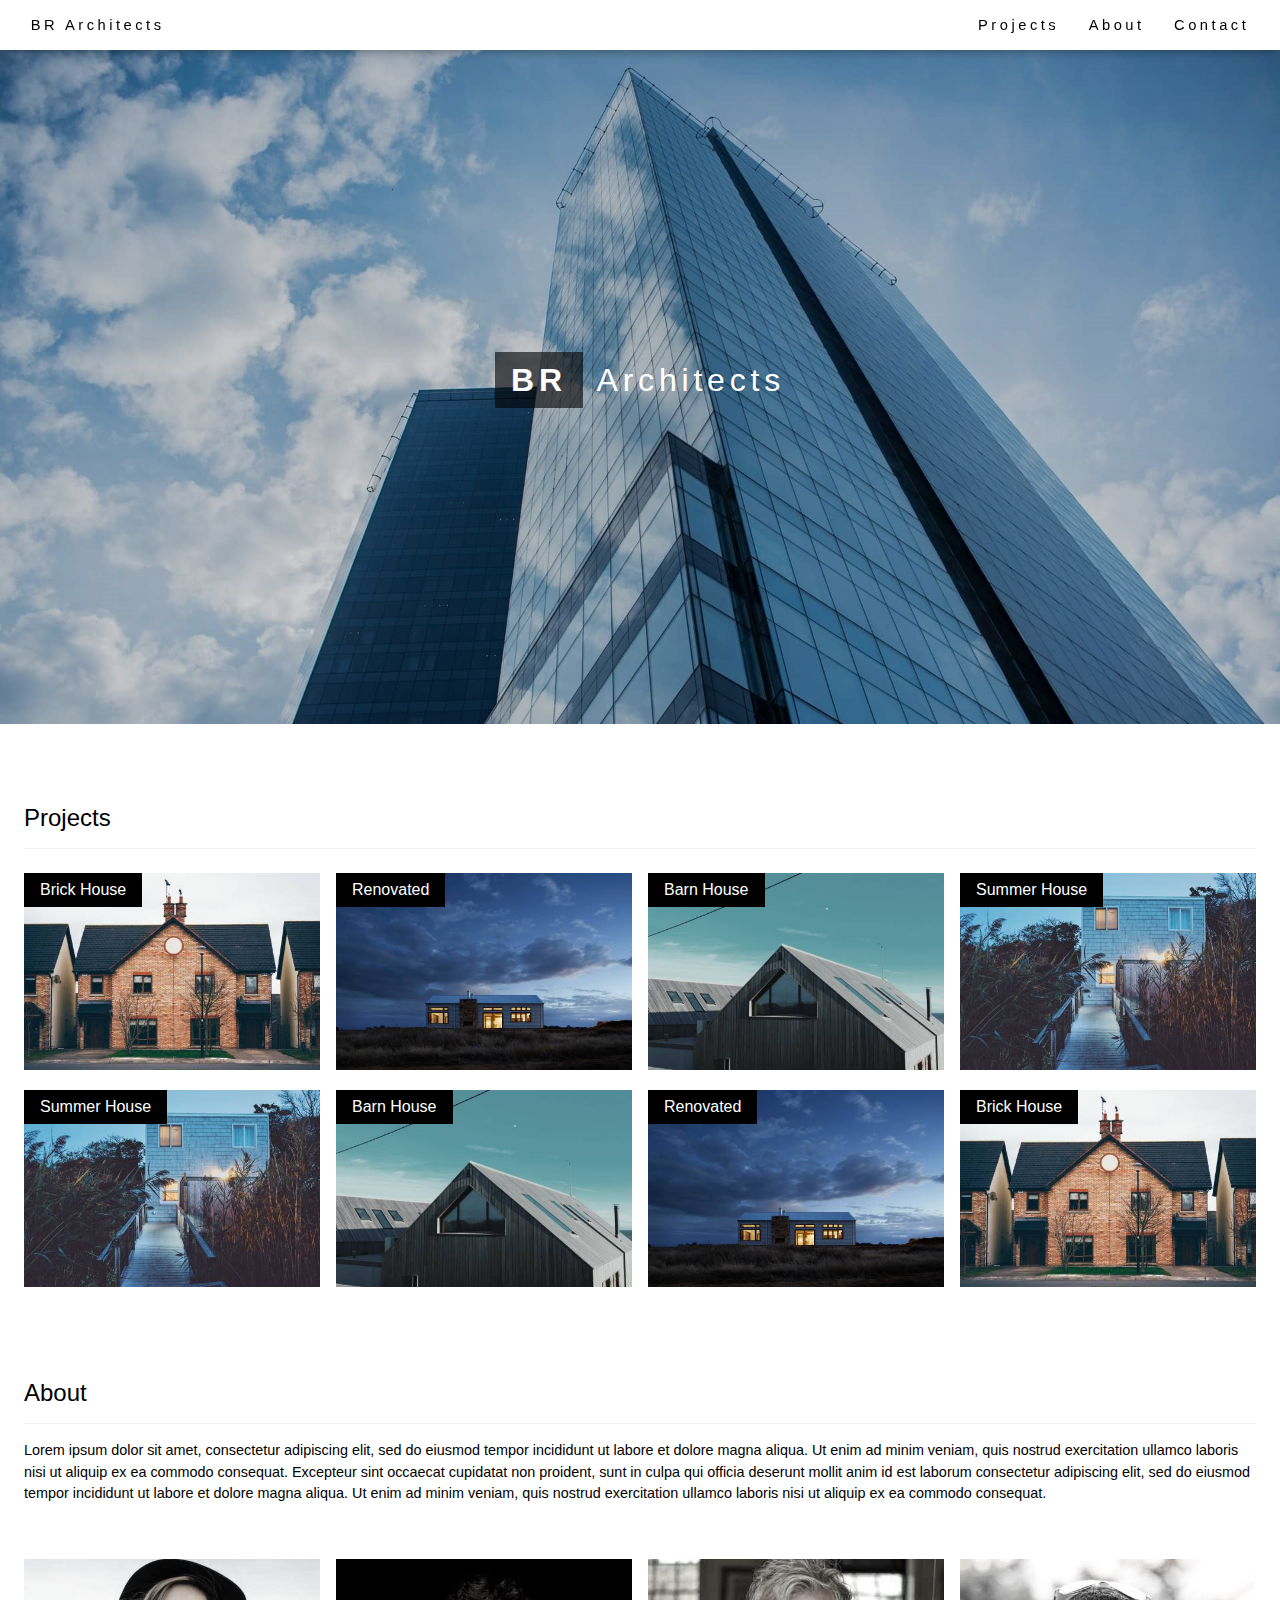
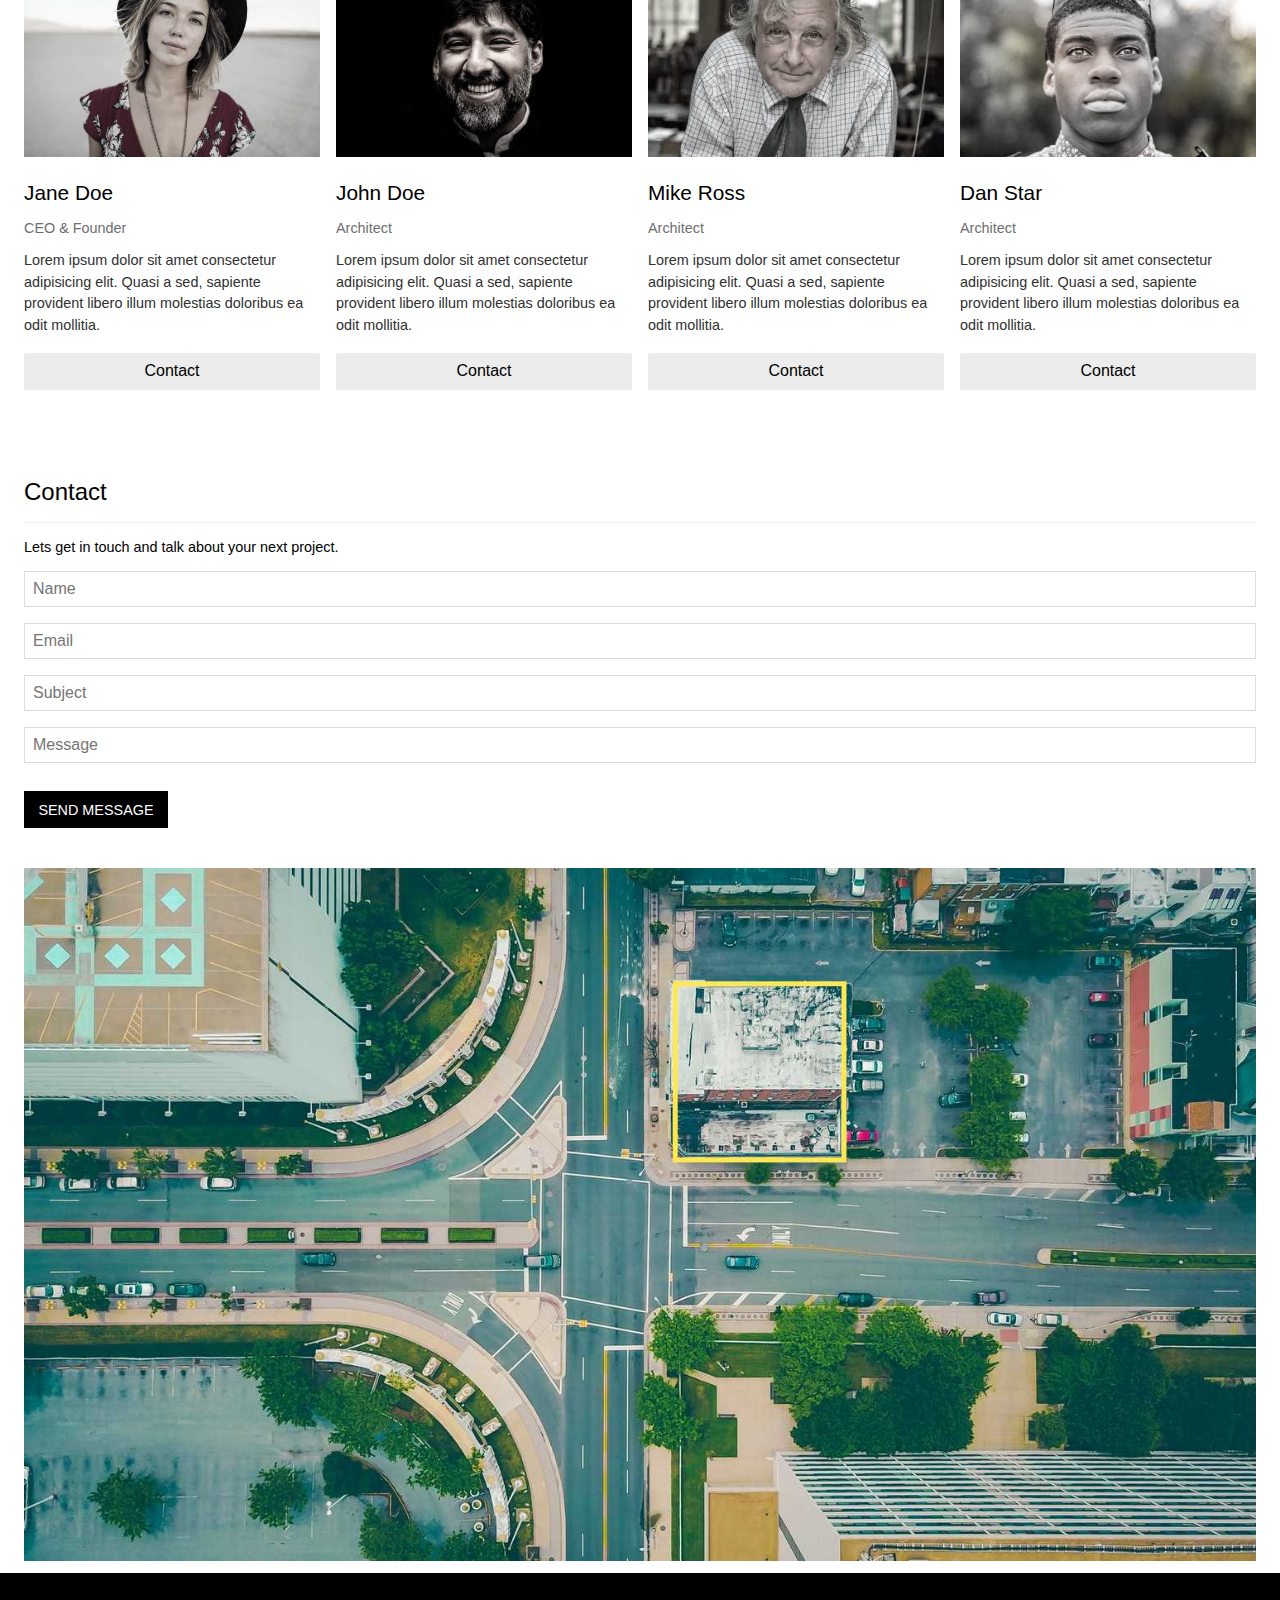
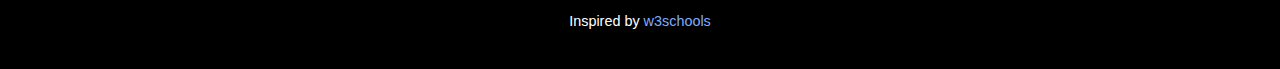
<file: HTML and CSS/BR Architects/index.html>
<!DOCTYPE html>
<html lang="en">
  <head>
    <meta charset="UTF-8" />
    <meta name="viewport" content="width=device-width, initial-scale=1.0" />
    <link transition rel="stylesheet" href="css/style.css" />
    <title>BR Architect</title>
  </head>
  <body>
    <header class="header header--flex">
      <a href="#__banner" class="header__icon navbar__link transition"
        ><strong class="header__icon--strong">BR</strong> Architects</a
      >
      <nav class="navbar">
        <ul class="navbar__list">
          <li class="navbar__list-item">
            <a href="#__project" class="navbar__link transition">Projects</a>
          </li>
          <li class="navbar__list-item">
            <a href="#__about" class="navbar__link transition">About</a>
          </li>
          <li class="navbar__list-item">
            <a href="#__contact" class="navbar__link transition">Contact</a>
          </li>
        </ul>
      </nav>
    </header>
    <main class="main">
      <section class="banner" id="__banner">
        <img class="banner__img" src="img/banner.jpg" alt="Modern Building" />
        <h1 class="banner__title">
          <span class="banner__title--strong">BR</span>
          <span class="banner__title--thin">Architects</span>
        </h1>
      </section>
      <div class="container">
        <section class="project section-mt" id="__project">
          <h2 class="section-title">Projects</h2>
          <hr class="line-break" />
          <div class="project__content">
            <div class="project__card">
              <img
                src="img/house2.jpg"
                alt="Brick House"
                class="project__img"
              />
              <h4 class="project__card-title">Brick House</h4>
            </div>
            <div class="project__card">
              <img src="img/house3.jpg" alt="Renovated" class="project__img" />
              <h4 class="project__card-title">Renovated</h4>
            </div>
            <div class="project__card">
              <img src="img/house4.jpg" alt="Barn House" class="project__img" />
              <h4 class="project__card-title">Barn House</h4>
            </div>
            <div class="project__card">
              <img
                src="img/house5.jpg"
                alt="Summer House"
                class="project__img"
              />
              <h4 class="project__card-title">Summer House</h4>
            </div>
            <div class="project__card">
              <img
                src="img/house5.jpg"
                alt="Summer House"
                class="project__img"
              />
              <h4 class="project__card-title">Summer House</h4>
            </div>
            <div class="project__card">
              <img src="img/house4.jpg" alt="Barn House" class="project__img" />
              <h4 class="project__card-title">Barn House</h4>
            </div>
            <div class="project__card">
              <img src="img/house3.jpg" alt="Renovated" class="project__img" />
              <h4 class="project__card-title">Renovated</h4>
            </div>
            <div class="project__card">
              <img
                src="img/house2.jpg"
                alt="Brick House"
                class="project__img"
              />
              <h4 class="project__card-title">Brick House</h4>
            </div>
          </div>
        </section>
        <section class="about section-mt" id="__about">
          <h2 class="section-title">About</h2>
          <hr class="line-break" />
          <p class="about__desc">
            Lorem ipsum dolor sit amet, consectetur adipiscing elit, sed do
            eiusmod tempor incididunt ut labore et dolore magna aliqua. Ut enim
            ad minim veniam, quis nostrud exercitation ullamco laboris nisi ut
            aliquip ex ea commodo consequat. Excepteur sint occaecat cupidatat
            non proident, sunt in culpa qui officia deserunt mollit anim id est
            laborum consectetur adipiscing elit, sed do eiusmod tempor
            incididunt ut labore et dolore magna aliqua. Ut enim ad minim
            veniam, quis nostrud exercitation ullamco laboris nisi ut aliquip ex
            ea commodo consequat.
          </p>
          <div class="about__content">
            <div class="about__card">
              <img src="img/team1.jpg" alt="Jane Doe" class="about__img" />
              <h3 class="about__name about-mt">Jane Doe</h3>
              <p class="about__position about-mt">CEO & Founder</p>
              <p class="about__card-desc about-mt">
                Lorem ipsum dolor sit amet consectetur adipisicing elit. Quasi a
                sed, sapiente provident libero illum molestias doloribus ea odit
                mollitia.
              </p>
              <a href="#" class="about__btn transition about-mt">Contact</a>
            </div>
            <div class="about__card">
              <img src="img/team2.jpg" alt="John Doe" class="about__img" />
              <h3 class="about__name about-mt">John Doe</h3>
              <p class="about__position about-mt">Architect</p>
              <p class="about__card-desc about-mt">
                Lorem ipsum dolor sit amet consectetur adipisicing elit. Quasi a
                sed, sapiente provident libero illum molestias doloribus ea odit
                mollitia.
              </p>
              <a href="#" class="about__btn transition about-mt">Contact</a>
            </div>
            <div class="about__card">
              <img src="img/team3.jpg" alt="Mike Ross" class="about__img" />
              <h3 class="about__name about-mt">Mike Ross</h3>
              <p class="about__position about-mt">Architect</p>
              <p class="about__card-desc about-mt">
                Lorem ipsum dolor sit amet consectetur adipisicing elit. Quasi a
                sed, sapiente provident libero illum molestias doloribus ea odit
                mollitia.
              </p>
              <a href="#" class="about__btn transition about-mt">Contact</a>
            </div>
            <div class="about__card">
              <img src="img/team4.jpg" alt="Dan Star" class="about__img" />
              <h3 class="about__name about-mt">Dan Star</h3>
              <p class="about__position about-mt">Architect</p>
              <p class="about__card-desc about-mt">
                Lorem ipsum dolor sit amet consectetur adipisicing elit. Quasi a
                sed, sapiente provident libero illum molestias doloribus ea odit
                mollitia.
              </p>
              <a href="#" class="about__btn transition about-mt">Contact</a>
            </div>
          </div>
        </section>
        <section class="contact section-mt" id="__contact">
          <h2 class="section-title">Contact</h2>
          <hr class="line-break" />
          <p class="contact__desc">
            Lets get in touch and talk about your next project.
          </p>
          <form action="#" class="contact__form">
            <input
              type="text"
              name="name"
              id="name"
              class="contact__field about-mt"
              placeholder="Name"
            />
            <input
              type="text"
              name="email"
              id="email"
              class="contact__field about-mt"
              placeholder="Email"
            />
            <input
              type="text"
              name="subject"
              id="subject"
              class="contact__field about-mt"
              placeholder="Subject"
            />
            <input
              type="text"
              name="message"
              id="message"
              class="contact__field about-mt"
              placeholder="Message"
            />
            <button type="submit" class="contact__btn transition">
              Send Message
            </button>
          </form>
          <img
            src="img/map.jpg"
            alt="Aerial view of unknown city"
            class="contact__img"
          />
        </section>
      </div>
    </main>
    <footer class="footer">
      <p class="footer__text">
        Inspired by
        <a
          class="footer__link transition"
          target="_blank"
          href="https://www.w3schools.com/w3css/tryw3css_templates_architect.htm"
          >w3schools
        </a>
      </p>
    </footer>
  </body>
</html>
</file>
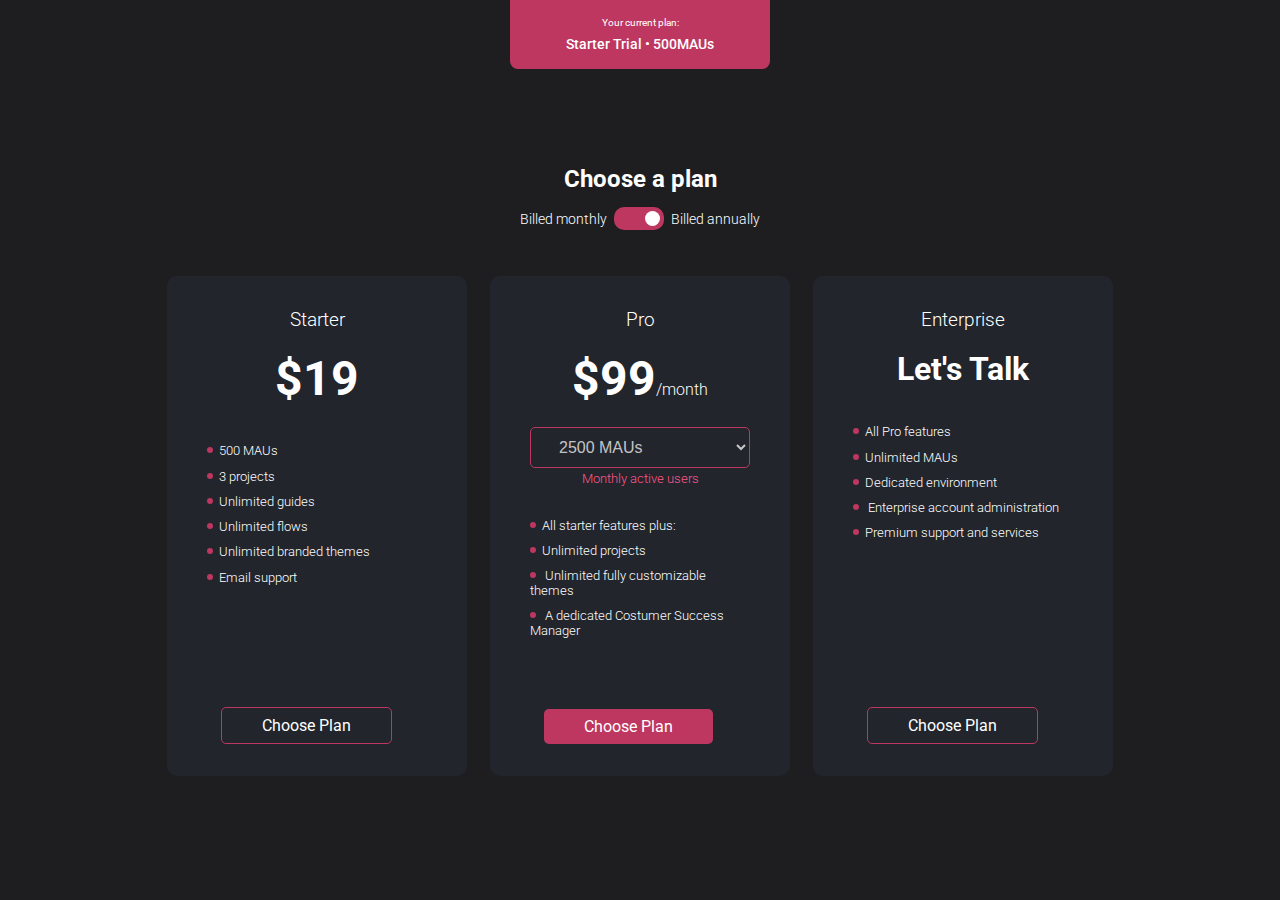
<file: HTML and CSS/Day #3/index.html>
<!DOCTYPE html>
<html lang="en">
  <head>
    <meta charset="UTF-8" />
    <meta name="viewport" content="width=device-width, initial-scale=1.0" />
    <link rel="stylesheet" href="css/style.css" />
    <title>Pricing</title>
  </head>
  <body>
    <main>
      <section class="pricing">
        <div class="container">
          <div class="center">
            <div class="pricing__stamp">
              <p class="pricing__stamp-text">Your current plan:</p>
              <p class="pricing__stamp-text pricing__stamp-text--large">
                Starter Trial &bullet; 500MAUs
              </p>
            </div>
          </div>
          <h2 class="pricing__title">Choose a plan</h2>
          <div class="pricing__billing">
            <span class="pricing__billing-text">Billed monthly</span>
            <input type="checkbox" name="billing" id="billing" />
            <div class="inline">
              <label for="billing" class="pricing__toggle">
                <span class="pricing__toggle-dot"></span>
              </label>
            </div>
            <span class="pricing__billing-text">Billed annually</span>
          </div>
          <div class="pricing__item">
            <div class="pricing__card">
              <h5 class="pricing__card-title">Starter</h5>
              <h3 class="pricing__price">$19</h3>
              <ul class="pricing__list">
                <li class="pricing__list-item">
                  <span class="pricing__list-dot"></span>500 MAUs
                </li>
                <li class="pricing__list-item">
                  <span class="pricing__list-dot"></span>3 projects
                </li>
                <li class="pricing__list-item">
                  <span class="pricing__list-dot"></span>Unlimited guides
                </li>
                <li class="pricing__list-item">
                  <span class="pricing__list-dot"></span>Unlimited flows
                </li>
                <li class="pricing__list-item">
                  <span class="pricing__list-dot"></span>Unlimited branded
                  themes
                </li>
                <li class="pricing__list-item">
                  <span class="pricing__list-dot"></span>Email support
                </li>
              </ul>
              <a href="#" class="pricing__btn pricing__btn--dark"
                >Choose Plan</a
              >
            </div>
            <div class="pricing__card">
              <h5 class="pricing__card-title">Pro</h5>
              <h3 class="pricing__price">
                $99<span class="pricing__price--small">/month</span>
              </h3>
              <select class="pricing__option">
                <option value="2500" class="pricing__option-item" selected>
                  2500 MAUs
                </option>
                <option value="3000" class="pricing__option-item">
                  3000 MAUs
                </option>
                <option value="4000" class="pricing__option-item">
                  4000 MAUs
                </option>
                <option value="5000" class="pricing__option-item">
                  5000 MAUs
                </option>
              </select>
              <span class="pricing__text--pink">
                Monthly active users
              </span>
              <ul class="pricing__list">
                <li class="pricing__list-item">
                  <span class="pricing__list-dot"></span>All starter features
                  plus:
                </li>
                <li class="pricing__list-item">
                  <span class="pricing__list-dot"></span>Unlimited projects
                </li>
                <li class="pricing__list-item">
                  <span class="pricing__list-dot"></span>
                  Unlimited fully customizable themes
                </li>
                <li class="pricing__list-item">
                  <span class="pricing__list-dot"></span>
                  A dedicated Costumer Success Manager
                </li>
              </ul>
              <a href="#" class="pricing__btn pricing__btn--light"
                >Choose Plan</a
              >
            </div>
            <div class="pricing__card">
              <h5 class="pricing__card-title">Enterprise</h5>
              <h3 class="pricing__price pricing__price--medium">Let's Talk</h3>
              <ul class="pricing__list">
                <li class="pricing__list-item">
                  <span class="pricing__list-dot"></span>All Pro features
                </li>
                <li class="pricing__list-item">
                  <span class="pricing__list-dot"></span>Unlimited MAUs
                </li>
                <li class="pricing__list-item">
                  <span class="pricing__list-dot"></span>Dedicated environment
                </li>
                <li class="pricing__list-item">
                  <span class="pricing__list-dot"></span>
                  Enterprise account administration
                </li>
                <li class="pricing__list-item">
                  <span class="pricing__list-dot"></span>Premium support and
                  services
                </li>
              </ul>
              <a href="#" class="pricing__btn pricing__btn--dark"
                >Choose Plan</a
              >
            </div>
          </div>
        </div>
      </section>
    </main>
  </body>
</html>
</file>
<file: HTML and CSS/BR Architects/css/style.css>
* {
  margin: 0;
  padding: 0;
  box-sizing: border-box;
}
html {
  scroll-behavior: smooth;
}
body {
  font-family: Verdana, Geneva, Tahoma, sans-serif;
  font-size: 16px;
  background: rgb(255, 255, 255);
  color: #000;
}

.container {
  max-width: 1500px;
  padding: 0 1.5em;
  margin: 0 auto;
}

.header {
  width: 100%;
  position: fixed;
  background: #fff;
  -webkit-box-shadow: 0px 4px 10px -4px rgba(0, 0, 0, 0.4);
  -moz-box-shadow: 0px 4px 10px -4px rgba(0, 0, 0, 0.4);
  box-shadow: 0px 4px 10px -4px rgba(0, 0, 0, 0.4);
  padding: 0.5em 1em;
  z-index: 2;
}

.header--flex {
  display: flex;
  justify-content: space-between;
  align-items: center;
}

.navbar {
  display: none;
}

.navbar__list {
  list-style-type: none;
  display: flex;
}

.navbar__list-item {
  display: inline-block;
}

.navbar__link {
  letter-spacing: 3.5px;
  font-size: 0.92rem;
  text-decoration: none;
  padding: 0.6em 1em;
  font-weight: 300;
  color: black;
}
.navbar__link:hover,
.navbar__link:focus {
  background: rgb(219, 219, 219);
}

.banner {
  position: relative;
  max-width: 1450px;
  height: auto;
  display: flex;
  justify-content: center;
  margin: 0 auto;
}

.banner__title {
  position: absolute;
  top: 50%;
  font-size: 2rem;
  letter-spacing: 0.15em;
}

.banner__title--strong {
  padding: 0.3em 0.5em;
  color: rgb(255, 255, 255);
  background: rgba(0, 0, 0, 0.603);
}

.banner__title--thin {
  color: #fff;
  font-weight: 300;
  display: none;
}

.banner__img {
  max-width: 100%;
  height: auto;
  filter: brightness(0.85);
}

.section-title {
  font-weight: 300;
  font-size: 0.8;
}
.section-mt::before {
  content: '';
  display: block;
  height: 5em;
}

.line-break {
  border: none;
  border-top: 0.1px solid rgba(200, 200, 200, 0.26);
  margin: 1em 0;
}
.project__content {
  padding: 0.5em 0;
  width: 100%;
  height: auto;
}

.project__card {
  max-width: 500px;
  margin-top: 1em;
  position: relative;
}

.project__img {
  max-width: 100%;
}

.project__card-title {
  position: absolute;
  top: 0;
  left: 0;
  padding: 0.5em 1em;
  font-weight: 300;
  background: #000;
  color: #fff;
}

.about__desc {
  line-height: 1.5em;
  font-size: 0.9rem;
  margin-bottom: 1em;
}

.about__content {
  width: 100%;
  height: auto;
  padding: 0.5em 0;
}
.about__card {
  max-width: 500px;
  height: auto;
  margin-top: 2em;
}

.about__img {
  filter: grayscale(0.8);
  max-width: 100%;
}
.about__name {
  font-weight: 300;
  font-size: 1.3rem;
}
.about__position {
  font-weight: 200;
  font-size: 0.9rem;
  color: rgb(110, 110, 110);
}
.about__card-desc {
  font-weight: 200;
  font-size: 0.9rem;
  line-height: 1.5em;
  color: rgb(48, 48, 48);
}

.about__btn {
  display: block;
  text-decoration: none;
  font-size: 0.8;
  color: #000;
  background: rgb(236, 236, 236);
  text-align: center;
  padding: 0.6em 0;
  border-radius: 3%;
}

.about__btn:hover,
.about__btn:focus {
  background: rgb(206, 206, 206);
}
.about-mt {
  margin-top: 1em;
}
.contact_form {
  width: 100%;
  height: auto;
}
.contact__desc {
  font-size: 0.9rem;
}

.contact__field {
  display: block;
  width: 100%;
  padding: 0.5em;
  font-size: 1rem;
  border: 0.5px solid rgba(207, 207, 207, 0.726);
}
.contact__btn {
  text-transform: uppercase;
  font-size: 0.9rem;
  color: #fff;
  padding: 0.7em 1em;
  background: #000;
  cursor: pointer;
  border: none;
  margin-top: 2em;
}
.contact__btn:hover,
.contact__btn:focus {
  color: #000;
  background: rgb(211, 211, 211);
}

.contact__img {
  margin-top: 2.5em;
  max-width: 100%;
}

.footer {
  text-align: center;
  padding: 2.5em 0;
  background: #000;
  margin-top: 0.5em;
}

.footer__text {
  color: #fff;
  font-size: 0.9rem;
}
.footer__link {
  text-decoration: none;
  color: rgb(128, 172, 255);
}
.footer__link:hover,
.footer__link:focus {
  color: rgba(108, 160, 255, 0.76);
}
.transition {
  transition: all 0.3s;
}

@media (min-width: 550px) {
  .about__content,
  .project__content {
    display: grid;
    grid-template-columns: 1fr 1fr;
    gap: 1em;
  }
  .banner__title--thin {
    display: inline-block;
  }
  .navbar {
    display: block;
  }
  .project__card {
    margin-top: 0;
  }
}

@media (min-width: 1024px) {
  .about__content,
  .project__content {
    grid-template-columns: repeat(4, 1fr);
  }
}
</file>
<file: HTML and CSS/Day #3/css/style.css>
@import url("https://fonts.googleapis.com/css2?family=Roboto:wght@300;400;500;700&display=swap");

* {
  margin: 0;
  padding: 0;
  box-sizing: border-box;
}

body {
  font-family: "Roboto", sans-serif;
  font-size: 16px;
  color: #fff;
  background: #1e1e21;
}

.container {
  max-width: 1024px;
  margin: 0 auto;
  padding: 0 1em;
}

.pricing {
  background: #1e1e21;
  width: 100%;
  height: 100vh;
}
.center {
  width: 100%;
  text-align: center;
}
.pricing__stamp {
  max-width: 418px;
  background: #be3760;
  display: inline-block;
  padding: 1em 3.5em;
  border-bottom-right-radius: 8px;
  border-bottom-left-radius: 8px;
  text-align: center;
  margin-bottom: 6em;
}

.pricing__stamp-text {
  font-size: 0.65rem;
}
.pricing__stamp-text--large {
  font-size: 0.9rem;
  font-weight: 500;
  margin-top: 0.5em;
}

.pricing__title {
  font-size: 1.5rem;
  text-align: center;
  margin-bottom: 0.5em;
}

.pricing__billing {
  text-align: center;
  margin-bottom: 1.5em;
}

.pricing__billing-text {
  font-size: 0.9rem;
  font-weight: 300;
}

.inline {
  display: inline-block;
  position: relative;
  bottom: -2px;
  margin: 0 0.2em;
}
.pricing__toggle {
  width: 50px;
  padding: 4px;
  background: #be3760;
  cursor: pointer;
  display: flex;
  align-items: center;
  justify-content: flex-end;
  border-radius: 10px;
}

.pricing__toggle-dot {
  display: inline-block;
  height: 15px;
  width: 15px;
  background: #fff;
  border-radius: 50%;
}
#billing {
  display: none;
}
#billing:checked ~ .inline .pricing__toggle {
  justify-content: flex-start;
}

.pricing__item {
  margin-top: 3em;
  width: 100%;
  position: relative;
  display: flex;
  flex-wrap: wrap;
  justify-content: space-evenly;
}
.pricing__card {
  width: 300px;
  height: 500px;
  padding: 2em 2.5em;
  background: #22252c;
  margin-bottom: 2em;
  border-radius: 10px;
  position: relative;
}

.pricing__card-title {
  text-align: center;
  font-size: 1.2rem;
  font-weight: 300;
  margin-bottom: 1em;
}

.pricing__price {
  font-size: 3rem;
  text-align: center;
  margin-bottom: 20px;
}

.pricing__price--small {
  font-size: 1rem;
  font-weight: 300;
}

.pricing__price--medium {
  font-size: 2rem;
}

.pricing__list {
  margin-top: 1em;
  padding: 1em 0;
}

.pricing__list-dot {
  display: inline-block;
  width: 6px;
  height: 6px;
  background: #be3760;
  position: relative;
  top: -2px;
  border-radius: 50%;
  margin-right: 0.5em;
}
.pricing__list-item {
  font-size: 0.8rem;
  font-weight: 300;
  list-style: none;
  margin-bottom: 0.8em;
}

.pricing__btn {
  position: absolute;
  bottom: 2em;
  left: 3.4em;
  display: inline-block;
  text-decoration: none;
  font-size: 1rem;
  padding: 0.5em 2.5em;
  color: white;
  border-radius: 5px;
}

.pricing__btn--dark {
  border: 1px solid #be3760;
}
.pricing__btn--light {
  background: #be3760;
}

.pricing__option {
  width: 100%;
  padding: 0.6em 1.5em;
  background: #22252c;
  color: rgba(255, 255, 255, 0.746);
  font-size: 1rem;
  border-radius: 5px;
  margin-bottom: 0.2em;
  border: 0.2px solid #be3760;
}
.pricing__text--pink {
  font-size: 0.8rem;
  font-weight: 300;
  color: #ff5688;
  display: block;
  text-align: center;
}
</file>
